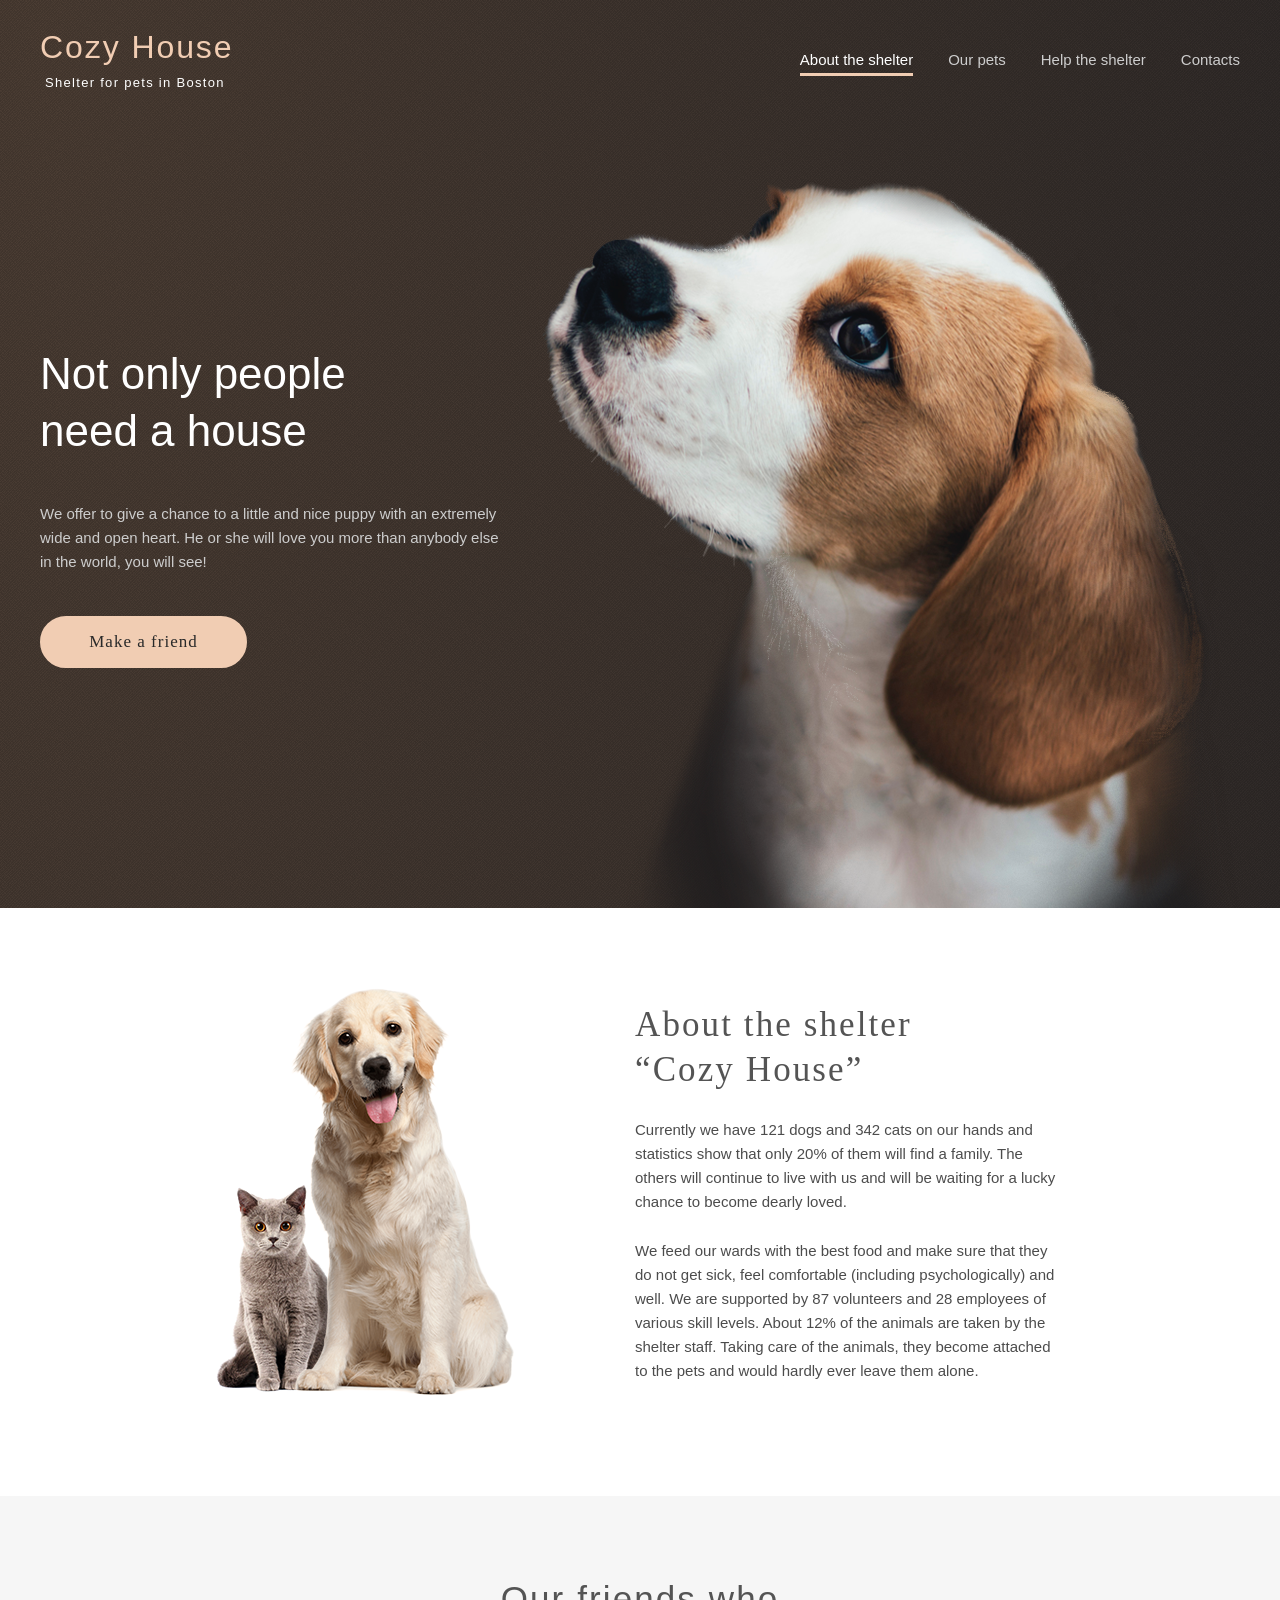
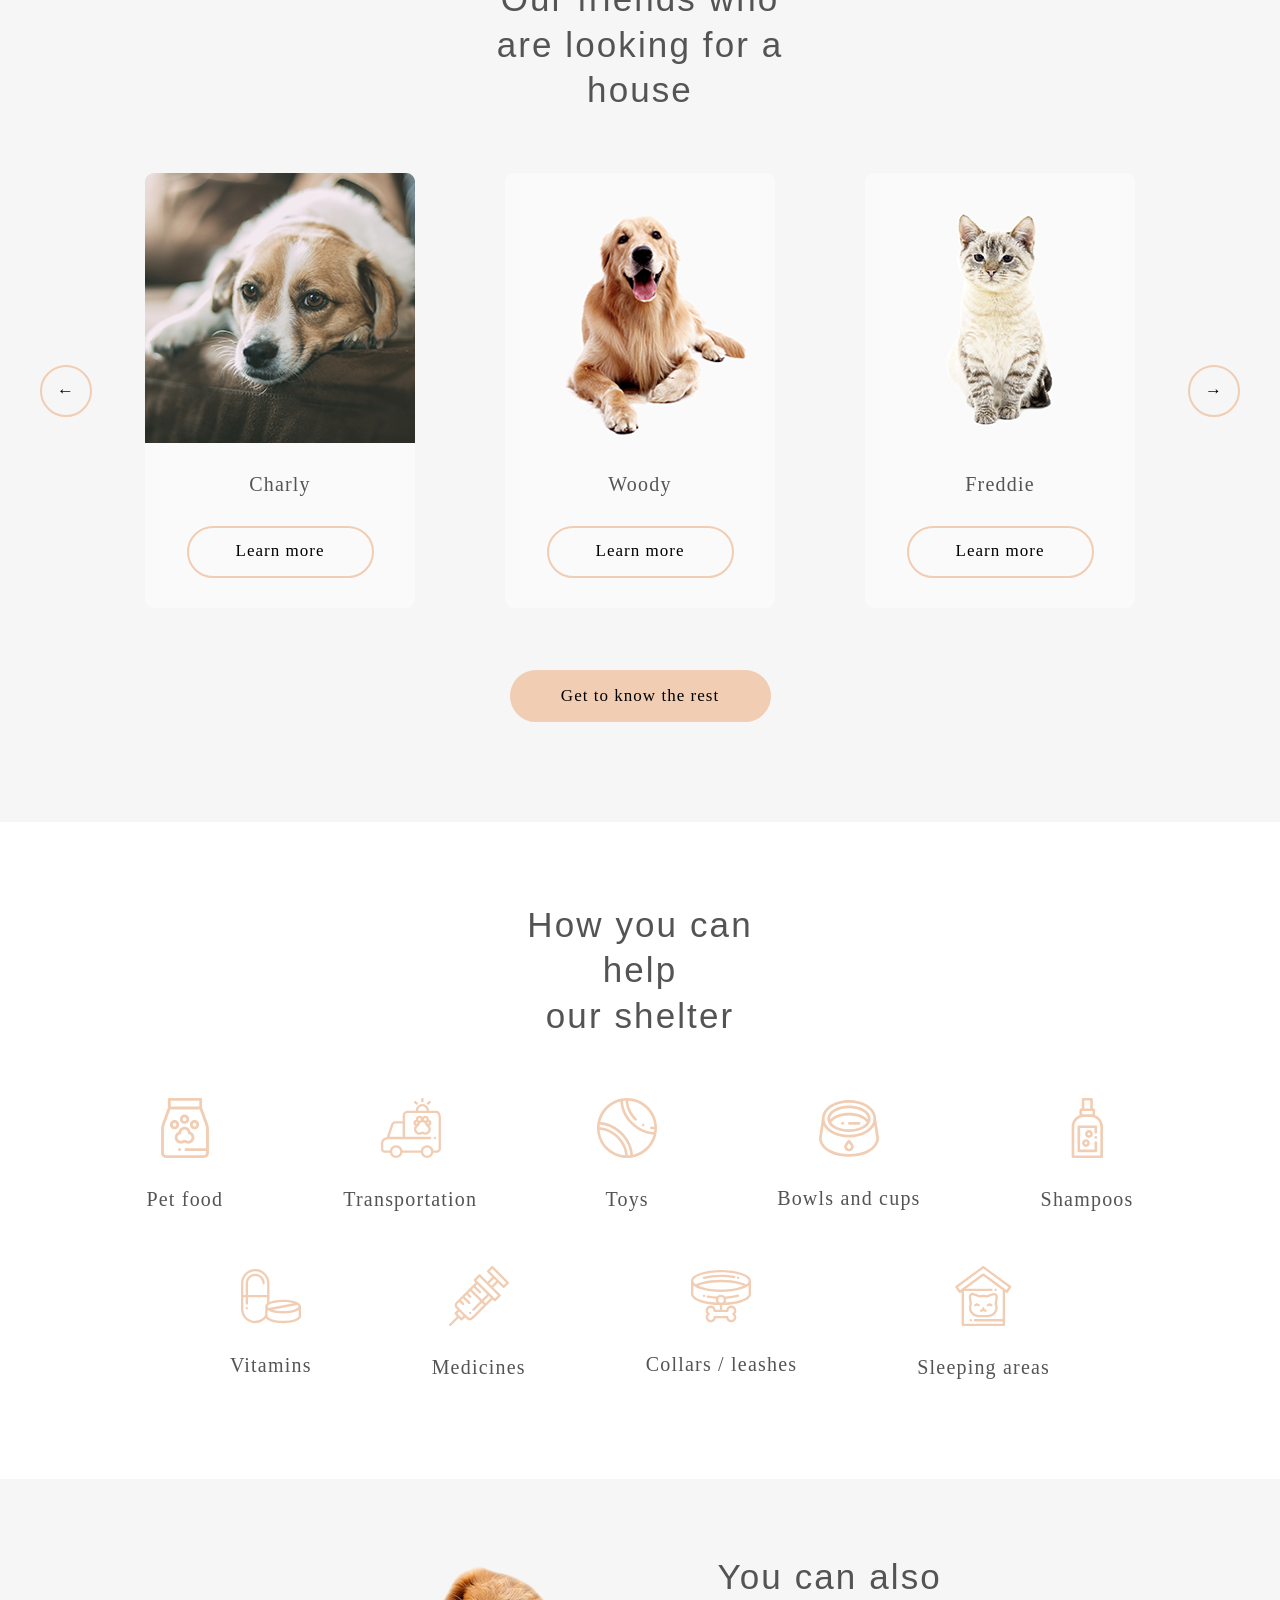
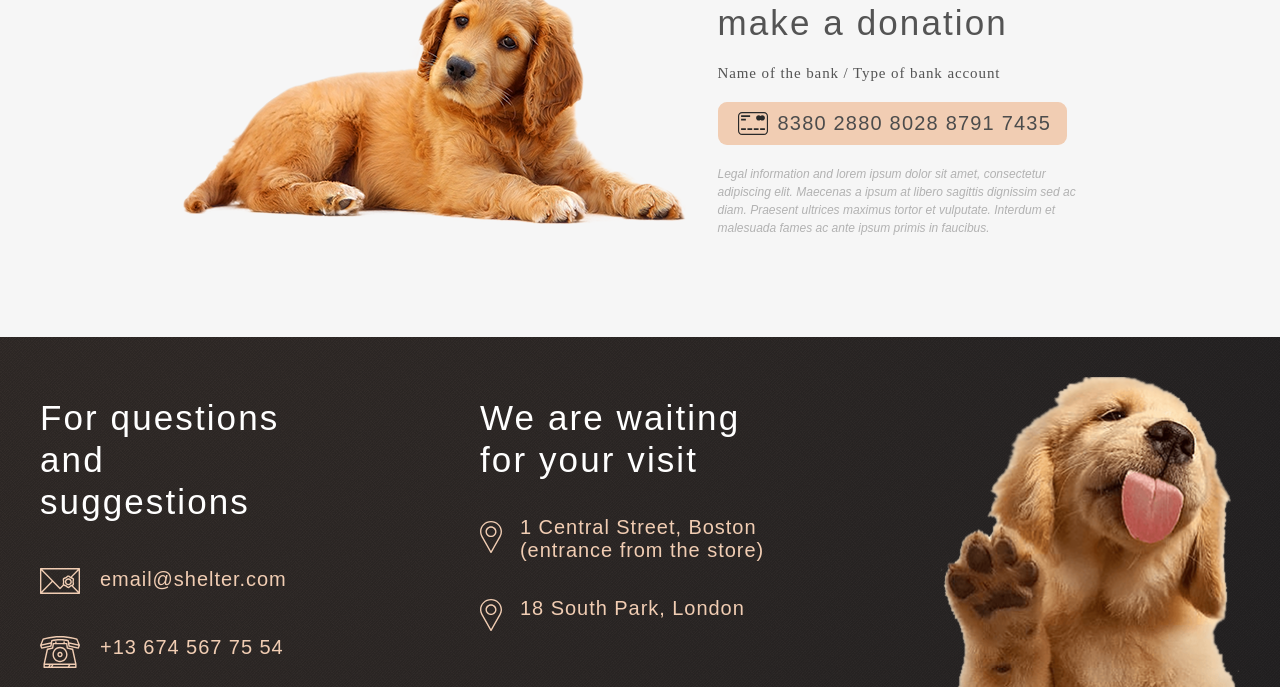
<file: index.html>
<!DOCTYPE html>
<html lang="en">
<head>
  <meta charset="UTF-8">
  <meta http-equiv="X-UA-Compatible" content="IE=edge">
  <meta name="viewport" content="width=device-width, initial-scale=1.0">
  <link rel="stylesheet" href="./styles.css">
  <link rel="icon" type="image/x-icon" href="./assets/favicon.ico">
  <title>Shelter</title>
</head>
<body>
  <div class="popup">
    <div class="popup-body wrapper">
      <button class="popup-close">&#10006;</button>
      <div class="popup-content">
        <div class="popup-item">        
          <!-- <img class="popup-item-image" src="./assets/images/pets-jennifer.png" alt="pets-jennifer"/>
          <div class="popup-content-text">
            <h2 class="popup-pet-name">Jennifer</h2>
            <p class="popup-pet-species">Dog - Labrador</p>
            <p class="popup-pet-description">Jennifer is a sweet 2 months old Labrador that is patiently waiting to find a new forever home. This girl really enjoys being able to go outside to run and play, but won't hesitate to play up a storm in the house if she has all of her favorite toys.</p>
            <ul class="popup-pet-specificity">
              <li class="popup-pet-spec"><span >Age: </span>2 months</li>
              <li class="popup-pet-spec"><span >Inoculations: </span>none</li>
              <li class="popup-pet-spec"><span >Diseases: </span>none</li>
              <li class="popup-pet-spec"><span >Parasites: </span>none</li>
            </ul>
          </div> -->
        </div>
      </div>
    </div>
  </div>
  <header class="header">
    <div class="header-content wrapper">
      <div class="header-logo">
        <a href="#">
          <h1>Cozy House</h1>
          <p>Shelter for pets in Boston</p>
        </a>
      </div>
      <div class="burger">
        <span></span>
        <!-- <svg class="burger-svg" width="30" height="22" viewBox="0 0 30 22" fill="none" xmlns="http://www.w3.org/2000/svg">
          <line y1="21" x2="30" y2="21" stroke="#F1CDB3" stroke-width="2"/>
          <line y1="11" x2="30" y2="11" stroke="#F1CDB3" stroke-width="2"/>
          <line y1="1" x2="30" y2="1" stroke="#F1CDB3" stroke-width="2"/>
        </svg> -->
      </div>
      <nav class="navigation">
        <ul class="navigation-list">
          <li class="navigation-item">
            <a class="navigation-link navigation-link-active">About the shelter</a>
          </li>
          <li class="navigation-item">
            <a class="navigation-link" href="./our-pets.html">Our pets</a>
          </li>
          <li class="navigation-item">
            <a class="navigation-link" href="#help">Help the shelter</a>
          </li>
          <li class="navigation-item">
            <a class="navigation-link" href="#contacts">Contacts</a>
          </li>
        </ul>
      </nav>
    </div>
  </header>
  <main>
    <section class="not-only">
      <div class="not-only-content wrapper">
        <div class="not-only-info">
          <h2 class="not-only-title">Not only people need a house</h2>
          <p class="not-only-text">We offer to give a chance to a little and nice puppy with an extremely wide and open heart. He or she will love you more than anybody else in the world, you will see!</p>
          <button class="not-only-button" onclick="location.href='#our-friends';">Make a friend</button>
        </div>
        <div class="not-only-image">
          <img src="./assets/images/start-screen-puppy.png" alt="puppy">
        </div>
      </div>
    </section>
    <section class="about">
      <div class="about-container wrapper">
        <img class="about-image" src="./assets/images/about-pets.png" alt="pets">
        <div class="about-info">
          <h2 class="about-title">About the shelter “Cozy House”</h2>
          <p class="about-text">Currently we have 121 dogs and 342 cats on our hands and statistics show that only 20% of them will find a family. The others will continue to live with us and will be waiting for a lucky chance to become dearly loved.</p>
          <p class="about-text">We feed our wards with the best food and make sure that they do not get sick, feel comfortable (including psychologically) and well. We are supported by 87 volunteers and 28 employees of various skill levels. About 12% of the animals are taken by the shelter staff. Taking care of the animals, they become attached to the pets and would hardly ever leave them alone.</p>
        </div>
      </div>
     
    </section>
    <section class="our-friends" id="our-friends">
      <div class="our-friends-container wrapper">
        <h2 class="our-friends-title">Our friends who <br>are looking for a house</h2>
        <div class="our-friends-carousel">
          <div class="carousel-wrapper">
            <ul class="our-friends-list previous-slider">
              <li class="our-friends-card">
                <img class="our-friends-card-image" src="./assets/images/pets-katrine.png" alt="friends">
                <h3 class="our-friends-card-title">Katrine</h3>
                <button class="our-friends-card-button">Learn more</button>
              </li>
              <li class="our-friends-card">
                <img class="our-friends-card-image" src="./assets/images/pets-jennifer.png" alt="friends">
                <h3 class="our-friends-card-title">Jennifer</h3>
                <button class="our-friends-card-button">Learn more</button>
              </li>
              <li class="our-friends-card">
                <img class="our-friends-card-image" src="./assets/images/pets-woody.png" alt="friends">
                <h3 class="our-friends-card-title">Woody</h3>
                <button class="our-friends-card-button">Learn more</button>
              </li>
            </ul>
            <ul class="our-friends-list current-slider">
              <li class="our-friends-card">
                <img class="our-friends-card-image" src="./assets/images/pets-katrine.png" alt="friends">
                <h3 class="our-friends-card-title">Katrine</h3>
                <button class="our-friends-card-button">Learn more</button>
              </li>
              <li class="our-friends-card">
                <img class="our-friends-card-image" src="./assets/images/pets-jennifer.png" alt="friends">
                <h3 class="our-friends-card-title">Jennifer</h3>
                <button class="our-friends-card-button">Learn more</button>
              </li>
              <li class="our-friends-card">
                <img class="our-friends-card-image" src="./assets/images/pets-woody.png" alt="friends">
                <h3 class="our-friends-card-title">Woody</h3>
                <button class="our-friends-card-button">Learn more</button>
              </li>
            </ul>
            <ul class="our-friends-list next-slider">
              <li class="our-friends-card">
                <img class="our-friends-card-image" src="./assets/images/pets-katrine.png" alt="friends">
                <h3 class="our-friends-card-title">Katrine</h3>
                <button class="our-friends-card-button">Learn more</button>
              </li>
              <li class="our-friends-card">
                <img class="our-friends-card-image" src="./assets/images/pets-jennifer.png" alt="friends">
                <h3 class="our-friends-card-title">Jennifer</h3>
                <button class="our-friends-card-button">Learn more</button>
              </li>
              <li class="our-friends-card">
                <img class="our-friends-card-image" src="./assets/images/pets-woody.png" alt="friends">
                <h3 class="our-friends-card-title">Woody</h3>
                <button class="our-friends-card-button">Learn more</button>
              </li>
            </ul>
          </div>
         
          <!-- <div class="our-friends-card-buttons">

          </div> -->
          <button class="card-button-left">&larr;</button>
          <button class="card-button-right">&rarr;</button>
        </div>
        
        <button class="our-friends-button" onclick="location.href='./our-pets.html';" >Get to know the rest</button>
      </div>

    </section>
    <section class="help" id="help">
      <div class="help-container wrapper">
        <h2 class="help-title">How you can  help <br> our shelter</h2>
        <div class="help-icon-list">
          <div class="help-icon-item">
            <img src="./assets/svg/food.svg" alt="food" class="help-icon-image">
            <h4 class="help-icon-title">Pet food</h4>
          </div>
          <div class="help-icon-item">
            <img src="./assets/svg/transportation.svg" alt="Transportation" class="help-icon-image">
            <h4 class="help-icon-title">Transportation</h4>
          </div>
          <div class="help-icon-item">
            <img src="./assets/svg/toys.svg" alt="Toys" class="help-icon-image">
            <h4 class="help-icon-title">Toys</h4>
          </div>
          <div class="help-icon-item">
            <img src="./assets/svg/bowls-and-cups.svg" alt="Bowls and cups" class="help-icon-image">
            <h4 class="help-icon-title">Bowls and cups</h4>
          </div>
          <div class="help-icon-item">
            <img src="./assets/svg/shampoos.svg" alt="Shampoos" class="help-icon-image">
            <h4 class="help-icon-title">Shampoos</h4>
          </div>
          <div class="help-icon-item">
            <img src="./assets/svg/vitamins.svg" alt="Vitamins" class="help-icon-image">
            <h4 class="help-icon-title">Vitamins</h4>
          </div>
          <div class="help-icon-item">
            <img src="./assets/svg/medicines.svg" alt="Medicines" class="help-icon-image">
            <h4 class="help-icon-title">Medicines</h4>
          </div>
          <div class="help-icon-item">
            <img src="./assets/svg/collars-or-leashes.svg" alt="Collars / leashes" class="help-icon-image">
            <h4 class="help-icon-title">Collars / leashes</h4>
          </div>
          <div class="help-icon-item">
            <img src="./assets/svg/sleeping-area.svg" alt="Sleeping areas" class="help-icon-image">
            <h4 class="help-icon-title">Sleeping areas</h4>
          </div>
        </div>
        </div>
    </section>
    <section class="in-addition">
      <div class="in-addition-container wrapper">
        <img src="./assets/images/donation-dog.png" alt="donation" class="in-addition-image">
        <div class="in-addition-article">
          <h3 class="in-addition-title">You can also make a donation</h3>
          <p class="in-addition-text">Name of the bank / Type of bank account</p>
          <a class="in-addition-card-number" href="#">8380 2880 8028 8791 7435</a>
          <p class="in-addition-copyrights">Legal information and lorem ipsum dolor sit amet, consectetur adipiscing elit. Maecenas a ipsum at libero sagittis dignissim sed ac diam. Praesent ultrices maximus tortor et vulputate. Interdum et malesuada fames ac ante ipsum primis in faucibus.</p>
        </div>
      </div>
    </section>
  </main>

  <footer class="footer" id="contacts">
    <div class="footer-container wrapper">
      <article class="questions">
        <h2 class="questions-title">For questions and suggestions</h2>
        <!-- <address class="questions-contacts"> -->
          <a class="questions-email" href="mailto:email@shelter.com">email@shelter.com</a>
          <a  class="questions-telephone" href="tel:+136745677554">+13 674 567 75 54</a>
        <!-- </address> -->
      </article>
      <article class="visit">
        <h2 class="visit-title">We are waiting for your visit</h2>
        <!-- <address class="visit-location"> -->
          <a class="visit-location-address" href="https://www.google.com/maps/search/%D0%A2%D0%B0%D1%80%D0%BA%D0%B81+Central+Street,+Boston/@55.7758598,37.6750525,17z/data=!3m1!4b1">1 Central Street, Boston (entrance from the store)</a>
          <a class="visit-location-address" href="https://www.google.com/maps/search/18+South+Park,+London/@51.4889578,-0.2429427,11z/data=!3m1!4b1">18 South Park, London </a>
        <!-- </address> -->
      </article>
      <img class="footer-image" src="./assets/images/footer-puppy.png" alt="puppy">
    </div>
  </footer>
  <script src="./script.js" ></script>
</body>
</html>
</file>
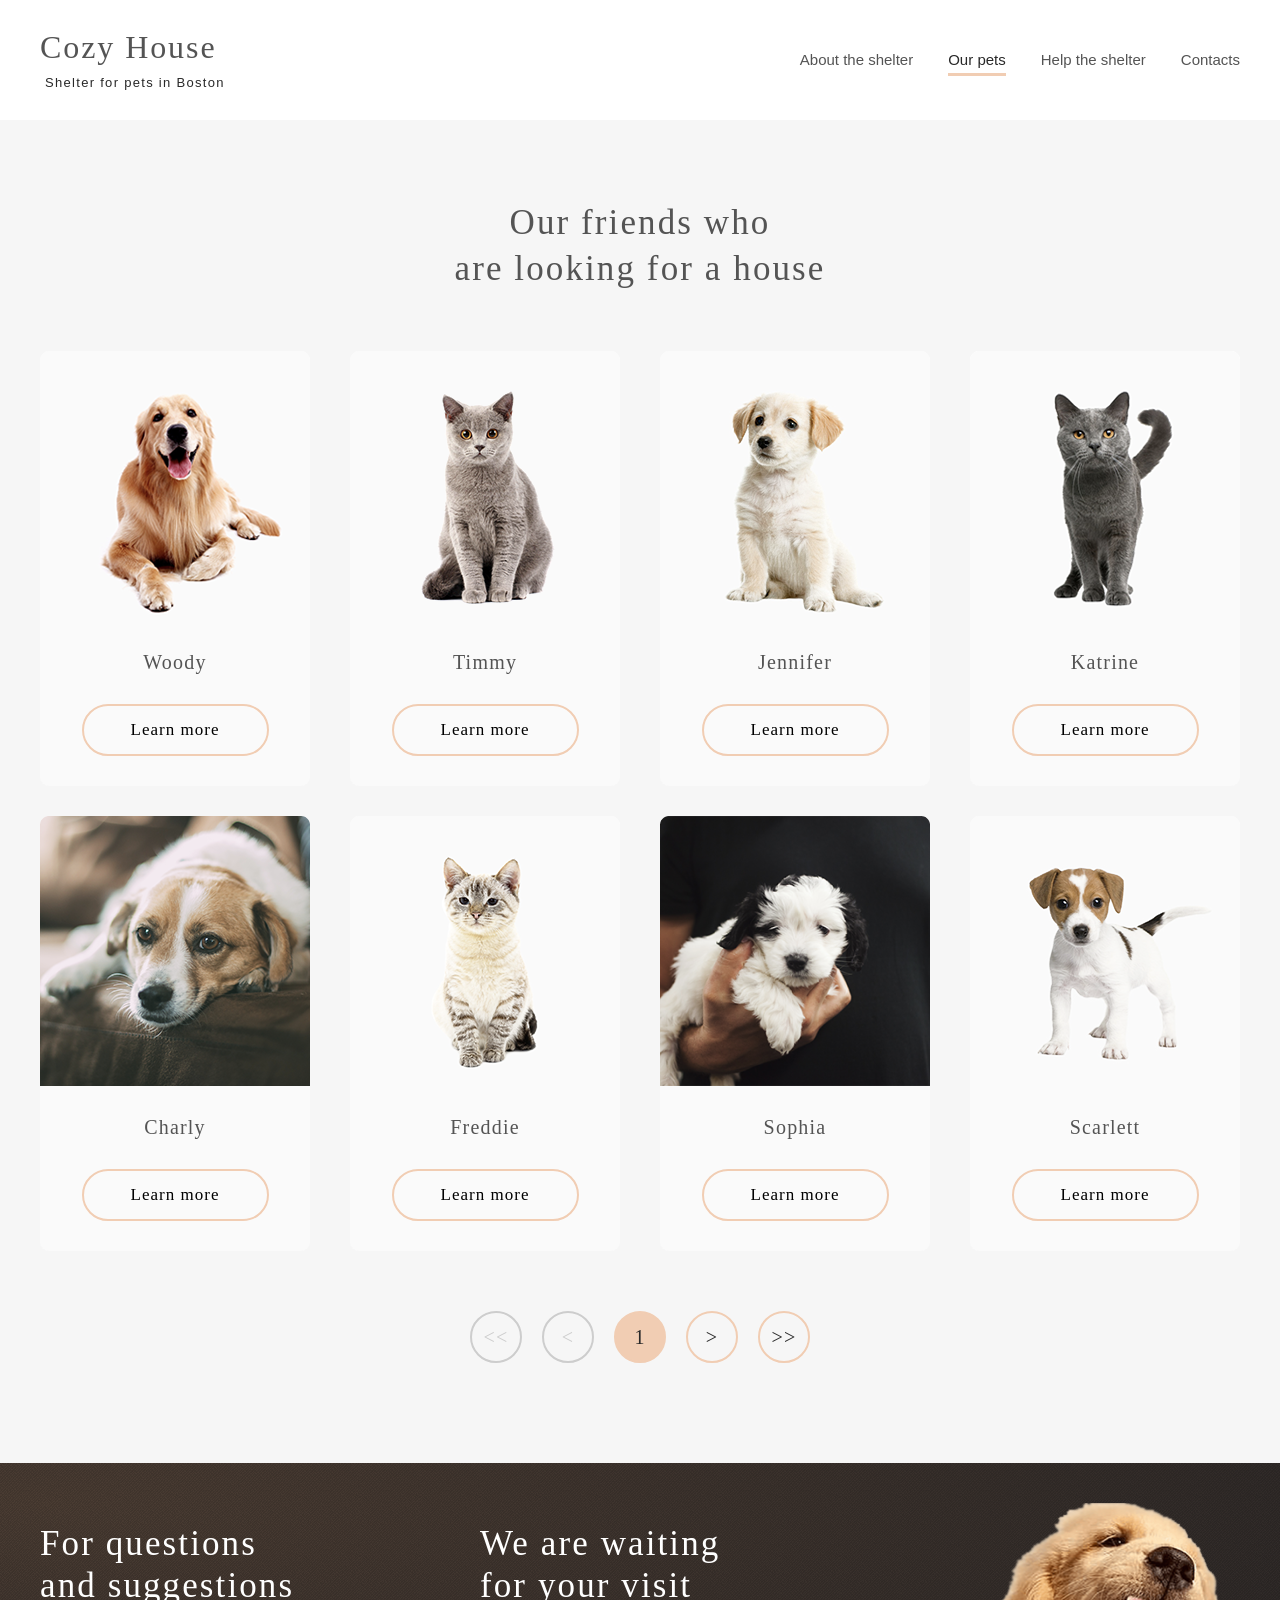
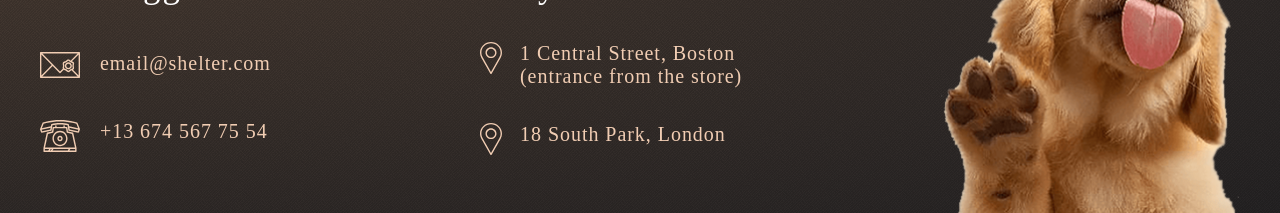
<file: our-pets.html>
<!DOCTYPE html>
<html lang="en">
<head>
  <meta charset="UTF-8">
  <meta http-equiv="X-UA-Compatible" content="IE=edge">
  <meta name="viewport" content="width=device-width, initial-scale=1.0">
  <link rel="stylesheet" href="./our-pets.css">
  <link rel="icon" type="image/x-icon" href="./assets/favicon.ico">
  <title>Our pets</title>
</head>
<body>
  <div class="popup">
    <div class="popup-body wrapper">
      <button class="popup-close">&#10006;</button>
      <div class="popup-content">
        <div class="popup-item">        
          <!-- <img class="popup-item-image" src="./assets/images/pets-jennifer.png" alt="pets-jennifer"/>
          <div class="popup-content-text">
            <h2 class="popup-pet-name">Jennifer</h2>
            <p class="popup-pet-species">Dog - Labrador</p>
            <p class="popup-pet-description">Jennifer is a sweet 2 months old Labrador that is patiently waiting to find a new forever home. This girl really enjoys being able to go outside to run and play, but won't hesitate to play up a storm in the house if she has all of her favorite toys.</p>
            <ul class="popup-pet-specificity">
              <li class="popup-pet-spec"><span >Age: </span>2 months</li>
              <li class="popup-pet-spec"><span >Inoculations: </span>none</li>
              <li class="popup-pet-spec"><span >Diseases: </span>none</li>
              <li class="popup-pet-spec"><span >Parasites: </span>none</li>
            </ul>
          </div> -->
        </div>
      </div>
    </div>
  </div>
  <header class="header">
    <div class="header-content wrapper">
      <div class="header-logo">
        <a href="./index.html">
          <h1 class="logo-title">Cozy House</h1>
          <p class="logo-description">Shelter for pets in Boston</p>
        </a>
      </div>
      <div class="burger">
        <span></span>
        <!-- <svg width="30" height="22" viewBox="0 0 30 22" fill="none" xmlns="http://www.w3.org/2000/svg">
          <line y1="21" x2="30" y2="21" stroke="black" stroke-width="2"/>
          <line y1="11" x2="30" y2="11" stroke="black" stroke-width="2"/>
          <line y1="1" x2="30" y2="1" stroke="black" stroke-width="2"/>
          </svg> -->
      </div>
      <nav class="navigation">
        <ul class="navigation-list">
          <li class="navigation-item">
            <a class="navigation-link" href="./index.html">About the shelter</a>
          </li>
          <li class="navigation-item">
            <a class="navigation-link navigation-link-active">Our pets</a>
          </li>
          <li class="navigation-item">
            <a class="navigation-link" href="./index.html#help">Help the shelter</a>
          </li>
          <li class="navigation-item">
            <a class="navigation-link" href="#contacts">Contacts</a>
          </li>
        </ul>
      </nav>
    </div>
  </header>
  <main>
    <section class="our-pets">
      <div class="our-pets-container wrapper">
        <h2 class="our-pets-title">Our friends who <br> are looking for a house</h2>
        <div class="our-pets-paginator">
          <ul class="our-pets-list current-paginator-list">
            <!-- <li class="our-pets-card">
              <img src="./assets/images/pets-katrine.png" alt="pets-katrine" class="our-pets-card-image">
              <h3 class="our-pets-card-title">Katrine</h3>
              <button class="our-pets-card-button">Learn more</button>
            </li>
            <li class="our-pets-card">
              <img src="./assets/images/pets-jennifer.png" alt="pets-jennifer" class="our-pets-card-image">
              <h3 class="our-pets-card-title">Jennifer</h3>
              <button class="our-pets-card-button">Learn more</button>
            </li>
            <li class="our-pets-card">
              <img src="./assets/images/pets-woody.png" alt="pets-woody" class="our-pets-card-image">
              <h3 class="our-pets-card-title">Woody</h3>
              <button class="our-pets-card-button">Learn more</button>
            </li>
            <li class="our-pets-card">
              <img src="./assets/images/pets-sophia.png" alt="pets-sophia" class="our-pets-card-image">
              <h3 class="our-pets-card-title">Sophia</h3>
              <button class="our-pets-card-button">Learn more</button>
            </li>
            <li class="our-pets-card">
              <img src="./assets/images/pets-timmy.png" alt="pets-timmy" class="our-pets-card-image">
              <h3 class="our-pets-card-title">Timmy</h3>
              <button class="our-pets-card-button">Learn more</button>
            </li>
            <li class="our-pets-card">
              <img src="./assets/images/pets-charly.png" alt="pets-charly" class="our-pets-card-image">
              <h3 class="our-pets-card-title">Charly</h3>
              <button class="our-pets-card-button">Learn more</button>
            </li>
            <li class="our-pets-card no-in-view">
              <img src="./assets/images/pets-scarlett.png" alt="pets-scarlett" class="our-pets-card-image">
              <h3 class="our-pets-card-title">Scarlett</h3>
              <button class="our-pets-card-button">Learn more</button>
            </li>
            <li class="our-pets-card no-in-view">
              <img src="./assets/images/pets-freddie.png" alt="pets-freddie" class="our-pets-card-image">
              <h3 class="our-pets-card-title">Freddie</h3>
              <button class="our-pets-card-button">Learn more</button>
            </li> -->
          </ul>
          <div class="paginator-buttons">
            <button class="paginator-button-start button-disabled"></button>
            <button class="paginator-button-previous button-disabled"></button>
            <button class="paginator-button-page current-page">1</button>
            <button class="paginator-button-next"></button>
            <button class="paginator-button-end"></button>
          </div>
        </div>
      </div>
    </section>
  </main>
  <footer class="footer" id="contacts">
    <div class="footer-container wrapper">
      <article class="questions">
        <h2 class="questions-title">For questions and suggestions</h2>
          <a class="questions-email" href="mailto:email@shelter.com">email@shelter.com</a>
          <a  class="questions-telephone" href="tel:+136745677554">+13 674 567 75 54</a>
      </article>
      <article class="visit">
        <h2 class="visit-title">We are waiting for your visit</h2>
        <a class="visit-location-address" href="https://www.google.com/maps/search/%D0%A2%D0%B0%D1%80%D0%BA%D0%B81+Central+Street,+Boston/@55.7758598,37.6750525,17z/data=!3m1!4b1">1 Central Street, Boston (entrance from the store)</a>
        <a class="visit-location-address" href="https://www.google.com/maps/search/18+South+Park,+London/@51.4889578,-0.2429427,11z/data=!3m1!4b1">18 South Park, London </a>
      </article>
      <img class="footer-image" src="./assets/images/footer-puppy.png" alt="puppy">
    </div>
  </footer>
  <script src="./ourPets.js" ></script>
</body>
</html>
</file>
<file: styles.css>
@import "default.css";

body {
  margin: 0;
  color: #fff;
  font-family: "Georgia",sans-serif;
  background: url("./assets/images/noise_transparent.png"), radial-gradient( farthest-corner at 40px 40px,#5B483A -40%, #262425 100%);
  /* background: radial-gradient( to bottom right,#5B483A -40%, #262425 100%), url("./assets/images/noise_transparent.png"); */
  /* background: radial-gradient(farthest-corner at 40px 40px,rgba(91, 72, 58, 1), rgba(38, 36, 37, 1)), url("./assets/images/noise_transparent.png"); */
  /* background-image: linear-gradient(rgba(0, 0, 255, 0.5), rgba(255, 255, 0, 0.5)),url("./assets/images/noise_transparent.png"); */
  /* background: #5B483A;
  background: linear-gradient(to bottom right, rgba(91, 72, 58, 0.5), rgba(38, 36, 37, 0.5));
  background-image: url("./assets/images/noise_transparent.png"); */
  /* background: linear-gradient(to bottom right, #5B483A, #262425); */

}

.body-scroll-disable {
  width: 100%;
  height: 100;
  overflow: hidden;
}
.wrapper {
  max-width: 1200px;
  margin: 0 auto;
}

.popup {
position: fixed;
left: 0;
top: 0;
width: 100%;
height: 100%;
display: flex;
justify-content: center;
align-items: center;
background-color: rgba(41, 41, 41, 0);
z-index: 10;
opacity: 0;
visibility: hidden;
transition: all linear 0.4s;
}

.popup-show {
  opacity: 1;
  visibility: visible;
  background-color: rgba(41, 41, 41, 0.6);
}

.popup-body {
  text-align: right;
}

.popup-close {
  position: relative;
  left: 50px;
  width: 52px;
  height: 52px;
  color: #000;
  font-size: 12px;
  font-weight: 700px;
}

.popup-close:hover {
  background-color: var(--color-primary);
}

.overlay {
  position: absolute;
  left: 0;
  top: 0;
  width: 100%;
  height: 100%;
  background-color: #000;
  opacity: 0.6;
}

.popup-content {
  width: 900px;
  height: 500px;
  overflow: hidden;
  background-color: #FAFAFA;
  border-radius: 9px;
  color: #000000;
  text-align: start;
  font-family: 'Georgia';
  font-style: normal;
  font-weight: 400;
  font-size: 15px;
  line-height: 1.1;
  letter-spacing: 0.06em;
}

.popup-item {
  display: flex;
  justify-content: space-between;
  /* align-items: center; */
}

.popup-item-image {
  width: 500px;
  height: 500px;
}

.popup-content-text {
  padding: 50px 20px 50px 30px;
  max-width: 400px;
}

.popup-pet-name {
  font-weight: 400;
  font-size: 35px;
  line-height: 1.3;
  margin-bottom: 10px;
}

.popup-pet-description {
  margin-bottom: 40px;
}

.popup-pet-species {
  font-size: 20px;
  line-height: 1.15;
  margin-bottom: 40px;
}

.popup-pet-specificity {
  padding-left: 12px !important;
}

.popup-pet-spec {
  position: relative;
  margin-bottom: 12px;
  /* list-style: circle; */
}

.popup-pet-spec::before {
  position: absolute;
  content: '';
  left: -10px;
  top: 40%;
  width: 4px;
  height: 4px;
  border-radius: 50%;
  background-color: var(--color-primary);
}

.popup-pet-spec span {
  font-weight: 700;
}

.header {
  padding-top: 30px;
  /* background: radial-gradient(#5B483A 100%, #262425 100%); */
  /* background-image: url("./assets/images/noise_transparent.png"); */
}

.header-content {
  display: flex;
  justify-content: space-between;
  align-items: center;
}

.header-logo h1{
  color: var(--color-primary);
  font-size: 32px;
  line-height: 1.1;
  margin-bottom: 10px;
  letter-spacing: 0.06em;
}

.header-logo p{
  font-family: "Arial",sans-serif;
  padding-left: 5px;
  font-size: 13px;
  line-height: 15px;
  letter-spacing: 0.1em;
}

.burger {
  display: none;
  position: relative;
  padding: 10px 0;
  width: 30px;
  height: 22px;
  /* background-color: var(--color-primary); */
  transition: all linear 0.3s;
} 

.burger span,.burger span::before, .burger span::after {
  content: " ";
  display: block;
  position: absolute;
  width: 100%;
  height: 2px;
  background-color: var(--color-primary);
}

.burger span::before {
  top: -10px;
}

.burger span::after{
  bottom: -10px;
}

.navigation-list {
  display: flex;
  gap: 10px 35px;
  font-family: "Arial",sans-serif;
  color: #CDCDCD;
}

.navigation-item {
  position: relative;
  cursor: pointer;
  font-size: 15px;
  font-style: normal;
  font-weight: 400;
  line-height: 1.6;
}

.navigation-link {
  padding-bottom: 5px;
  border-bottom: 3px solid transparent;
  transition: all linear 0.3s;
  color: #CDCDCD;
}

.navigation-link:hover {
  border-color: var(--color-primary);
  color: #fff;
}

.navigation-link-active {
  border-bottom: 3px solid var(--color-primary);
  color: #fff;
}

/* .navigation-link::after {
  opacity: 0;
  content: " ";
  position: absolute;
  left: 0;
  bottom: -5px;
  width: 100%;
  height: 3px;
  background-color: var(--color-primary);
  transition: all linear 0.3s;
} */

/* .navigation-item:hover .navigation-link::after {
  opacity: 1;
} */

/* .navigation-link-active::after {
  content: " ";
  opacity: 1;
  position: absolute;
  left: 0;
  bottom: -5px;
  width: 100%;
  height: 3px;
  background-color: var(--color-primary);
 } */

.not-only {
  /* background: radial-gradient(#5B483A 100%, #262425 100%); */
  padding-top: 90px;
  /* background-image: url("./assets/images/noise_transparent.png"); */
}

.not-only-content {
  display: flex;
  justify-content: space-between;
}

.not-only-info{
  display: flex;
  flex-direction: column;
  /* justify-content: center; */
  margin-top: 165px;
  row-gap: 42px;
}

.not-only-title {
  max-width: 310px;
  font-size: 44px;
  line-height: 1.3;
  font-weight: 400;
}

.not-only-text {
  max-width: 460px;
  font-size: 15px;
  line-height: 1.6;
  font-family: 'Arial';
  font-style: normal;
  font-weight: 400;
  color: #CDCDCD;
}


.not-only-button {
  width: 207px;
  height: 52px;
  background-color: var(--color-primary);
  border-radius: var(--button-border-radius);
  color: #292929;
  font-size: 17px;
  line-height: 22px;
}

.not-only-button:hover {
  background-color: var(--color-highligh-button);
}

.not-only-image {
  max-width: 698px;
  max-height: 728px;
}

.not-only-image img {
  width: 100%;
  height: 100%;
}

.about {
  padding-top: 80px;
  background-color: #fff;
  padding-bottom: 100px;
}

.about-container {
  display: flex;
  justify-content: center;
  align-items: center;
  padding: 0 40px;
  /* column-gap: 120px; */
  color: var(--color-dark-text);
}

.about-image {
  display: block;
}

.about-info {
  display: flex;
  max-width: 430px;
  flex-direction: column;
  /* margin-top: 15px; */
  margin-left: 120px;
  row-gap: 25px;
}

.about-title {
  max-width: 370px;
  color: var(--color-dark-title);
  font-family: 'Georgia';
  font-weight: 400;
  font-size: 35px;
  line-height: 1.3;
  letter-spacing: 0.06em;
}

.about-text {
  font-family: "Arial", sans-serif;
  font-weight: 400;
  font-size: 15px;
  line-height: 1.6;
}

.our-friends {
  padding-top: 80px;
  padding-bottom: 100px;
  background-color: #F6F6F6;
}

.our-friends-container {
  display: flex;
  flex-direction: column;
  align-items: center;
  /* width: 100%; */
  row-gap: 60px;
  flex: 1 1 auto;
  color: var(--color-dark-title)
}

.our-friends-title {
  max-width: 400px;
  font-size: 35px;
  text-align: center;
  line-height: 1.3;
  letter-spacing: 0.06em;
}

.our-friends-carousel {
  position: relative;
  padding: 0 105px;
  max-width: 1200px;
  width: 100%;
  height: 100%;
  overflow-x: hidden;
}

.carousel-wrapper {
  position: relative;
  display: flex;
  column-gap: 50px;
  width: 100%;
  /* padding: 0 5px; */
  /* padding: 0 105px; */
  overflow: hidden;
}

.our-friends-list {
  position: relative;
  display: flex;
  left:0;
  /* overflow-x: hidden; */
  /* margin: 0 auto; */
  /* justify-content: center; */
    justify-content: space-between;
    flex: 1 1 auto;
    font-size: 0px;
    width: 100%;
    height: 437px;
    /* max-width: 990px; */
    /* max-width: 1200px;
    width: 100%; */
    /* padding: 0 105px; */
  /* width: 82%; */
  /* flex-wrap: wrap; */
  /* column-gap: 90px; */
   /* column-gap: 10%; */
   /* transform: translate(0); */
   transition: all linear 0.5s;
}

.previous-slider {
  position: absolute;
  transform: translate(-110%);
}


.next-slider {
  position: absolute;
  transform: translate(110%);
}

/* .our-friends-list::after {
  content: "";
  background-color: #F6F6F6;
  position: absolute;
  right: -70px;
  top: 0;
  height: 100%;
  width: 50px;
  z-index: 5;
} */

.our-friends-card {
  display: flex;
  flex-direction: column;
  /* max-width: 270px; */
  /* width: 100%; */
  /* margin-right: 90px; */
  width: 270px;
  max-height: 435px;
  padding-bottom: 30px;
  row-gap: 30px;
  border-radius: 9px;
  align-items: center;
  background: #FAFAFA;
  cursor: pointer;
  transition: all linear 0.3s;
}

/* .our-friends-card:nth-child(3n) {
  margin-right: 140px;
} */
.our-friends-card-image {
  /* width: 100%; */
}

.our-friends-card-buttons {
  position: absolute;
  display: flex;
  justify-content: space-between;
  /* max-width: 1200px; */
  /* width: auto; */
  width: 121%;
  top: 44%;
}

.card-button-left ,.card-button-right{
  /* position: relative; */
  position: absolute;
  width: 52px;
  height: 52px;
  top: 44%;
  border-radius: 100px;
  border: 2px solid var(--color-primary);
  cursor: pointer;
  transition: all linear 0.3s;
}

.card-button-left {
  left: 0;
  /* margin-right: auto ; */
}

.card-button-right{
  right: 0;
  /* margin-left: auto ; */
}

.card-button-left:hover ,.card-button-right:hover {
  background-color: var(--color-highligh-button);
  border-color: var(--color-highligh-button);
}

.our-friends-card:hover  {
  background: #fff;
  transform: scale(1.01,1.01);
}

.our-friends-card:hover button {
  background-color: var(--color-highligh-button);
  border-color: var(--color-highligh-button);
}

.our-friends-card-title {
  font-family: 'Georgia';
  font-weight: 400;
  font-size: 20px;
  line-height: 23px;
  text-align: center;
  letter-spacing: 0.06em;
}

.our-friends-card-button {
  width: 187px;
  height: 52px;
  font-size: 17px;
  line-height: 1.2;
}

.our-friends-card-button:hover {
  background-color: var(--color-highligh-button);
  border-color: var(--color-highligh-button);
}

.our-friends-button {
  width: 261px;
  height: 52px;
  background-color: var(--color-primary);
}

.our-friends-button:hover {
  background-color: var(--color-highligh-button);
  border-color: var(--color-highligh-button);
}

.help {
  padding: 80px 0 100px 0;
  background-color: #fff;
}

.help-container {
  display: flex;
  flex-direction: column;
  align-items: center;
  row-gap: 60px;
  color: var(--color-dark-title);
}

.help-title {
  max-width: 310px;
  text-align: center;
  font-size: 35px;
  letter-spacing: 0.06em;
  line-height: 1.3;
}


.help-icon-list {
  display: flex;
  justify-content: center;
  align-items: center;
  flex-wrap: wrap;
  padding-left: 85px;
  padding-right: 85px;
  column-gap: 120px;
  row-gap: 55px;
}

.help-icon-item {
  display: flex;
  flex-direction: column;
  align-items: center;
  row-gap: 30px;
}

.help-icon-title {
  font-family: 'Georgia';
  font-weight: 400;
  font-size: 20px;
  line-height: 1.15;
  letter-spacing: 0.06em;
}

.in-addition {
  background-color: #f6f6f6;
  padding: 75px 0 100px 0;
}

.in-addition-container {
  display: flex;
  justify-content: center;
  align-items: center;
  column-gap: 30px;
  color: var(--color-dark-title);
}

.in-addition-article {
  display: flex;
  flex-direction: column;
  align-items: start;
  row-gap: 20px;
}

.in-addition-title {
  max-width: 300px;
  font-size: 35px;
  line-height: 1.3;
  letter-spacing: 0.06em;
}

.in-addition-text {
  max-width: 320px;
  font-family: 'Georgia';
  font-style: normal;
  font-weight: 400;
  font-size: 15px;
  line-height: 1.1;
  letter-spacing: 0.06em;
}

.in-addition-card-number {
  display: block;
  position: relative;
  padding: 10px 10px 10px 60px;
  width: 349px;
  height: 43px;
  border-radius: 9px;
  font-size: 20px;
  line-height: 1.15;
  letter-spacing: 0.06em;
  color: var(--color-dark-text);
  background-color: var(--color-primary);
  transition: all linear 0.3s;
}

.in-addition-card-number:hover {
  background-color: var(--color-highligh-button);
}

.in-addition-card-number::before {
  position: absolute;
  content:  url("./assets/svg/credit-card.svg");
  top: 10px;
  left: 20px
}

.in-addition-copyrights {
  max-width: 380px;
  color: #B2B2B2;
  font-family: 'Arial';
  font-style: italic;
  font-weight: 400;
  font-size: 12px;
  line-height: 18px;
}

.footer {
  padding-top: 40px;
  /* background-image: url("./assets/images/noise_transparent.png"); */
}

.footer-container {
  display: flex;
  justify-content: space-between;
  align-items: start;
}

.footer-container h2{
  max-width: 280px;
  font-size: 35px;
  line-height: 1.2;
  letter-spacing: 0.06em;
}

.footer-container a {
  display: block;
  position: relative;
  padding-left: 60px;
  font-size: 20px;
  /* line-height: 1.15; */
  color: var(--color-primary);
  cursor: pointer;
  transition: all linear 0.3s;
}

.footer-container a:hover {
  filter: brightness(1.2);
}

.questions, .visit {
  display: flex;
  flex-direction: column;
  padding-top: 20px;
  row-gap: 35px;
  max-width: 300px;
  letter-spacing: 0.06em;
}

.questions {
  row-gap: 45px;
}

/* .visit {
  margin-left: 160px;
} */

/* .questions-title, .visit-title {
  line-height: 1.3;
} */

.questions-email::before {
  position: absolute;
  content: url("./assets/svg/mail.svg");
  top: 0px;
  left: 0px;
}

.questions-telephone::before {
  position: absolute;
  content: url("./assets/svg/phone.svg");
  top: 0px;
  left: 0px;
}

.visit a {
  padding-left: 40px;
}

.visit-location-address::before {
  position: absolute;
  content: url("./assets/svg/pin.svg");
  top: 12%;
  left: 0px;
}

@media screen and (max-width: 1079px) {
  .popup-content {
    width: 630px;
    height: 350px;
  }

  .popup-item-image {
    width: 350px;
    height: 350px;
  }

  .popup-content-text {
    max-width: 310px;
    padding: 10px 11px 38px 11px;
  }

  .popup-pet-species {
    margin-bottom: 20px;
  }

  .popup-pet-description {
    font-size: 13px;
    margin-bottom: 20px;
  }

  .popup-pet-spec {
    margin-bottom: 6px;
  }

  .about-container, .in-addition-container {
    flex-direction: column;
    align-items: center;
  }

  .our-friends-carousel {
    padding: 0 64px;
    overflow-x: hidden;
    max-width: 708px;
  }

  .our-friends-list {
    /* width: 580px; */
    /* overflow-x: hidden; */
    justify-content: start;
    column-gap: 40px;
    /* max-width: 992px; */
    /* padding: 0 94px; */
    /* overflow-x: auto; */
    /* column-gap: 40px; */
  }

  .our-friends-card {
    /* margin: 0 5px; */
  } 

  /* .our-friends-card:nth-child(2n){
    margin-right: 90px;
  } */

  .help-icon-list {
    column-gap: 60px;
    /* justify-content: space-between; */
    padding-left: 39px;
    padding-right: 39px;
  }

  .help-icon-item {
    max-width: 170px;
    width: 100%;
  }

  .in-addition-article {
    order: -1;
    margin-bottom: 60px;
  }


  .footer {
    padding-top: 15px;
  }

  .footer-container {
    row-gap: 70px;
  }

  .footer-container {
    flex-wrap: wrap;
    align-items: center;
    justify-content: space-around;
  }
}

@media screen and (max-width: 769px) {
  .wrapper {
    max-width: 708px;
  }

  .popup-content {
    width: 240px;
    height: auto;
    padding: 10px;
  }
  .popup-close {
    left: 30px;
  }
  .popup-content-text {
    text-align: center;
  }
  .popup-pet-description {
    text-align: justify;
  }

  .popup-pet-specificity {
    text-align: left;
  }

  .popup-item-image {
    display: none;
  }

  .popup-content-text {
    max-width: 310px;
    padding: 0;
  }

  .popup-pet-description {
    margin-bottom: 24px;
  }

  
  .not-only-content {
    flex-direction: column;
    align-items: center;
  }

  .not-only {
    padding-top: 60px;
  }

  .not-only-info{
    margin-top: 0;
    row-gap: 42px;
    margin-bottom: 100px;
  }

  .not-only-button {
    align-self: center;
  }

  .not-only-image {
    max-width: 569px;
    max-height: 593px;
    /* width: 100%;
    height: 100%; */
    margin-left: 140px;
  }

  .about-info {
    order: -1;
    margin-left: 0;
    margin-bottom: 80px;
  }
  
  .our-friends-carousel {
    max-width: 708px;
  } 

  .our-friends-list {

    /* column-gap: 20px; */
    /* align-items: center;
    justify-content: start; */
    /* overflow-x: auto; */
  }
  
  /* .our-friends-card:nth-child(2n){
    margin-right: 80px;
  }
  
  .our-friends-card:nth-child(3n){
    margin-right: 40px;
  } */

  .our-friends-card {
    width: 270px;
    /* margin-right: 40px; */
  }



  .footer-container {
    flex-wrap: wrap;
    align-items: center;
    justify-content: space-around;
  }
}

@media screen and (max-width: 767.9px) {
  body {
    overflow-x: hidden;
  }
  
  .header-content {
    overflow-x: hidden;
  }

  .navigation {
    /* display: none; */
      position: absolute;
      overflow: hidden;
      width: 0%;
      /* width: 100%; */
      height: 100vh;
      right: -100%;
      /* right: 0; */
      top: 0;
      padding-top: 250px;
      background: url("./assets/images/noise_transparent.png"), #292929;
      /* transform: translateX(100%); */
      transition: all linear 0.3s;
  }

  .navigation-list {
    flex-direction: column;
    justify-content: center;
    align-items: center;
    align-content: center;
    row-gap: 40px;
  }

  .navigation-link {
    font-size: 32px;
    line-height: 1.6;
  }

  .show-navigation {
    right: 0;
    width: 100%;
    /* transform: translateX(0); */
  }

  .burger {
    display: block;
    position: relative;
    z-index: 11;
  }

  .burger-active {
    transform: rotate(90deg);
  }

  .body-lock {
    margin: 0; 
    height: 100%; 
    overflow: hidden
  }
}

@media screen and (max-width: 740px) {
  .wrapper {
    padding-left: 10px;
    padding-right: 10px;
  }

  .header {
    padding-left: 10px;
    padding-right: 10px;
  }

  .not-only-title {
    padding: 0 20px;
    text-align: center;
    font-size: 25px;
    font-family: 'Georgia';
    font-style: normal;
    font-weight: 400;
    line-height: 1.3;
    letter-spacing: 0.06em;
  }

  .not-only-text{
    text-align: center;
  }

  .not-only-image{
    margin-top: 4px;
    max-width: 260px;
    max-height: 271px;
    margin-left: 40px;
  }

  .about {
    padding-top: 42px;
    padding-left: 15px;
    padding-right: 15px;
    padding-bottom: 42px;
  }
  .about-info {
    row-gap: 24px;
    margin-bottom: 42px;
  }

  .about-title {
    font-size: 25px;
    text-align: center;
  }

  .about-text {
    text-align: justify;
  }

  .about-image {
    width: 260px;
    height: 353px;
  }

  .our-friends-carousel {
    padding: 0 60px;
    /* max-width: 100%; */
    max-width: 390px;
    text-align: center;
  }

  .card-button-left, .card-button-right{
    /* display: block; */
    /* width: 45%; */
    /* position: relative;
    margin-top: 20px; */
    /* text-align: right; */
  }

  /* .card-button-right {
    margin-left: 75px;
  } */
  
  /* .our-friends {
    padding-top: 42px;
    padding-bottom: 42px;
  }

  .our-friends-title {
    font-size: 25px;
  }
  
  .our-friends-container {
    row-gap: 40px;
  }

  .our-friends-carousel {
    padding: 0 15px;
  }

  .card-button-left, .card-button-right{
    position: relative;
    margin-top: 20px;
  }
  .card-button-left {
    margin-left: 43px;
  }

  .card-button-right {
    margin-left: 75px;
  }

  .our-friends-button {
    font-family: 'Georgia';
    font-style: normal;
    font-weight: 400;
    font-size: 17px;
    line-height: 1.3;
    letter-spacing: 0.06em;
  } */

  .help {
    padding-top: 42px;
    padding-bottom: 42px;
  }

  .help-container {
    row-gap: 42px;
  }

  .help-title {
    font-size: 25px;
  }

  .help-icon-list {
    padding-left: 5px;
    padding-right: 5px;
    column-gap: 30px;
    row-gap: 30px;
    justify-content: start;
  }

  .help-icon-item {
    max-width: 130px;
    row-gap: 20px;
  }

  .help-icon-image {
    max-height: 50px;
  }

  .help-icon-title {
    font-family: 'Georgia';
    font-style: normal;
    font-weight: 400;
    font-size: 15px;
    line-height: 1.1;
    text-align: center;
    letter-spacing: 0.06em;
  }

  .in-addition {
    padding-top: 42px;
    padding-bottom: 42px;
  }
  
  .in-addition-article {
    padding: 0 13px;
    margin-bottom: 42px;
  }
  .in-addition-title {
    font-size: 25px;
    text-align: center;
    padding-left: 30px;
    padding-right: 30px;
  }

  .in-addition-text {
    font-family: 'Georgia';
    font-style: normal;
    font-weight: 400;
    font-size: 15px;
    line-height: 1.6;
    letter-spacing: 0.1px;
  }

  .in-addition-card-number {
    width: 281px;
    font-size: 15px;
    line-height: 1.1;
    padding-top: 13px;
    padding-bottom: 13px;
  }

  .in-addition-card-number::before {
    left: 15px;
  }

  .in-addition-copyrights {
    font-family: 'Arial';
    font-style: italic;
    font-weight: 400;
    font-size: 12px;
    line-height: 18px;
    text-align: justify;
  }
  
  .in-addition-image {
    width: 260px;
    height: 135px;
  }

  .footer-container {
    row-gap: 40px;
  }

  .footer-container h2{
    font-size: 25px;
    text-align: center;
  }

  .questions {
    padding:  20px 11px 0 11px;
    align-items: center;
  }

  .visit {
    padding-top: 10px;
    row-gap: 40px;
  }

  .visit-title {
    padding-left: 20px;
    font-family: 'Georgia';
    font-style: normal;
    font-weight: 400;
    font-size: 25px;
    line-height: 130%;
    text-align: center;
    letter-spacing: 0.06em;
  }

  .visit-location-address {
    padding-top: 5px;
  }

  .footer-image {
    width: 260px;
    height: 269px;
  }
}

@media screen and (max-width: 425px) {
  .our-friends {
    padding-top: 42px;
    padding-bottom: 42px;
  }

  .our-friends-title {
    font-size: 25px;
  }
  
  .our-friends-container {
    row-gap: 40px;
  }

  .our-friends-carousel {
    padding: 0 15px;
    max-width: 300px;
  }

  .card-button-left, .card-button-right{
    position: relative;
    margin-top: 20px;
  }
  .card-button-left {
    /* margin-left: 43px; */
  }

  .card-button-right {
    margin-left: 75px;
  }

  .our-friends-button {
    font-family: 'Georgia';
    font-style: normal;
    font-weight: 400;
    font-size: 17px;
    line-height: 1.3;
    letter-spacing: 0.06em;
  }
}
</file>
<file: our-pets.css>
@import "default.css";

:root {
  --color-primary: #F1CDB3;
  --color-main-text: #545454;
  --color-link-text: #292929;
}

a {
  color: var(--color-link-text);
  text-decoration: none;
}

button:hover {
  background-color: var(--color-highligh-button);
  border-color: var(--color-highligh-button);
}

body {
  background-color: #fff;
  color: var(--color-main-text);
}

.wrapper {
  max-width: 1200px;
  margin: 0 auto;
}

.popup {
  position: fixed;
  left: 0;
  top: 0;
  width: 100%;
  height: 100%;
  display: flex;
  justify-content: center;
  align-items: center;
  background-color: rgba(41, 41, 41, 0);
  z-index: 10;
  opacity: 0;
  visibility: hidden;
  transition: all linear 0.4s;
  }
  
  .popup-show {
    opacity: 1;
    visibility: visible;
    background-color: rgba(41, 41, 41, 0.6);
  }
  
  .popup-body {
    text-align: right;
  }
  
  .popup-close {
    position: relative;
    left: 50px;
    width: 52px;
    height: 52px;
    color: #000;
    font-size: 12px;
    font-weight: 700px;
  }
  
  .popup-close:hover {
    background-color: var(--color-primary);
  }
  
  .overlay {
    position: absolute;
    left: 0;
    top: 0;
    width: 100%;
    height: 100%;
    background-color: #000;
    opacity: 0.6;
  }
  
  .popup-content {
    width: 900px;
    height: 500px;
    overflow: hidden;
    background-color: #FAFAFA;
    border-radius: 9px;
    color: #000000;
    text-align: start;
    font-family: 'Georgia';
    font-style: normal;
    font-weight: 400;
    font-size: 15px;
    line-height: 1.1;
    letter-spacing: 0.06em;
  }
  
  .popup-item {
    display: flex;
    justify-content: space-between;
    /* align-items: center; */
  }
  
  .popup-item-image {
    width: 500px;
    height: 500px;
  }
  
  .popup-content-text {
    padding: 50px 20px 50px 30px;
    max-width: 400px;
  }
  
  .popup-pet-name {
    font-weight: 400;
    font-size: 35px;
    line-height: 1.3;
    margin-bottom: 10px;
  }
  
  .popup-pet-description {
    margin-bottom: 40px;
  }
  
  .popup-pet-species {
    font-size: 20px;
    line-height: 1.15;
    margin-bottom: 40px;
  }
  
  .popup-pet-specificity {
    padding-left: 12px !important;
  }
  
  .popup-pet-spec {
    position: relative;
    margin-bottom: 12px;
    /* list-style: circle; */
  }
  
  .popup-pet-spec::before {
    position: absolute;
    content: '';
    left: -10px;
    top: 40%;
    width: 4px;
    height: 4px;
    border-radius: 50%;
    background-color: var(--color-primary);
  }
  
  .popup-pet-spec span {
    font-weight: 700;
  }

.header {
  padding: 30px 0;
}

.header-content {
  display: flex;
  justify-content: space-between;
  align-items: center;
}

.header-logo h1{
  color: var(--color-main-text);
  font-size: 32px;
  line-height: 1.1;
  margin-bottom: 10px;
  letter-spacing: 0.06em;
  font-family: 'Georgia';
  font-style: normal;
  font-weight: 400;
}

.header-logo p{
  padding-left: 5px;
  font-family: "Arial",sans-serif;
  font-size: 13px;
  color: var(--color-link-text);
  font-style: normal;
  font-weight: 400;
  line-height: 15px;
  letter-spacing: 0.1em;
}

.burger {
  display: none;
  position: relative;
  padding: 10px 0;
  width: 30px;
  height: 22px;
  /* background-color: var(--color-primary); */
  transition: all linear 0.3s;
} 

.burger span,.burger span::before, .burger span::after {
  content: " ";
  display: block;
  position: absolute;
  width: 100%;
  height: 2px;
  background-color: #000;
}

.burger span::before {
  top: -10px;
}

.burger span::after{
  bottom: -10px;
}

.navigation-list {
  display: flex;
  gap: 10px 35px;
  font-family: "Arial",sans-serif;
  color: var(--color-link-text)
}

.navigation-item {
  position: relative;
  cursor: pointer;
}

.navigation-link {
  padding-bottom: 5px;
  border-bottom: 3px solid transparent;
  transition: all linear 0.3s;
  font-size: 15px;
  line-height: 1.6;
  color: var(--color-main-text)
}

.navigation-link:hover {
  border-color: var(--color-primary);
  color: var(--color-link-text);
}

.navigation-link-active {
  border-bottom: 3px solid var(--color-primary);
  color: var(--color-link-text);
}

.our-pets {
  background-color: #F6F6F6;
  padding-top: 80px;
  padding-bottom: 100px;
}

.our-pets-container {
  display: flex;
  flex-direction: column;
  align-items: center;
  /* row-gap: 60px; */
  color: var(--color-dark-title)
}

.our-pets-title {
  max-width: 400px;
  font-size: 35px;
  line-height: 1.3;
  text-align: center;
  letter-spacing: 0.06em;
  font-family: 'Georgia';
  font-style: normal;
  font-weight: 400;
  letter-spacing: 0.06em;
  margin-bottom: 60px;
}

.our-pets-paginator {
  position: relative;
}

.our-pets-list {
  display: flex;
  justify-content: center;
  flex-wrap: wrap;
  column-gap: 40px;
  /* transform: translate(-120%); */
  opacity: 0;
  overflow: hidden;
  transition: all linear 0.5s;
}

.current-paginator-list {
  /* transform: translate(0); */
  opacity: 1;
  overflow: visible;
}

.our-pets-card {
  display: flex;
  flex-direction: column;
  padding-bottom: 30px;
  margin-bottom: 30px;
  border-radius: 9px;
  row-gap: 30px;
  align-items: center;
  max-width: 270px;
  background-color: #fff;
  background: #FAFAFA;
  cursor: pointer;
  transition: all linear 0.3s;
}

.our-pets-card:hover  {
  transform: scale(1.05,1.05);
  background-color: #fff;
}

.our-pets-card:hover button {
  background-color: var(--color-highligh-button);
  border-color: var(--color-highligh-button);
}

.our-pets-card-title {
  font-family: 'Georgia';
  font-weight: 400;
  font-size: 20px;
  line-height: 23px;
  text-align: center;
  letter-spacing: 0.06em;
}

.our-pets-card-button {
  width: 187px;
  height: 52px;
  font-size: 17px;
  line-height: 1.2;
}

.paginator-buttons {
  display: flex;
  align-items: center;
  justify-content: center;
  column-gap: 20px;
  margin-top: 30px;
}

.paginator-buttons button{
  width: 52px;
  height: 52px;
  border-radius: 100px;
  font-family: 'Georgia';
  font-size: 20px;
  line-height: 1.15;
  background-color: transparent;
  color: var(--color-link-text);
  border: 2px solid var(--color-primary);
  transition: all linear 0.3s;
}

.paginator-buttons button:hover{ 
  background-color: var(--color-highligh-button) ;
  border-color: var(--color-highligh-button);
}


.button-disabled {
  border-color:  #CDCDCD !important;
  color: #CDCDCD !important;
  pointer-events: none;
}

.button-active {

}

.button-disabled:hover {
  background-color: transparent !important ;
  border-color: #CDCDCD !important;
}

.current-page {
  background-color: var(--color-primary) !important;
}

.current-page:hover {
  color: var(--color-link-text);
  border-color: var(--color-primary) !important;
}

.paginator-button-start::before {
  content: "<<";
}
.paginator-button-previous::before {
  content: "<";
}

.paginator-button-next::before {
  content: ">";
}

.paginator-button-end::before {
  content: ">>";
}

.footer {
  padding-top: 40px;
  background: url("./assets/images/noise_transparent.png"), radial-gradient( farthest-corner at 40px 40px,#5B483A -40%, #262425 100%);
  color: #fff;
}

.footer-container {
  display: flex;
  justify-content: space-between;
  align-items: start;
}

.footer-container h2{
  max-width: 280px;
  font-size: 35px;
  line-height: 1.2;
  letter-spacing: 0.06em;
  font-family: 'Georgia';
  font-style: normal;
  font-weight: 400;
  font-size: 35px;
}

.footer-container a {
  display: block;
  position: relative;
  padding-left: 60px;
  font-size: 20px;
  color: var(--color-primary);
  cursor: pointer;
  transition: all linear 0.3s;
}

.footer-container a:hover {
  filter: brightness(1.2);
}

.questions, .visit {
  display: flex;
  flex-direction: column;
  padding-top: 20px;
  row-gap: 35px;
  max-width: 300px;
  letter-spacing: 0.06em;
}

.questions {
  row-gap: 45px;
}

.questions-email::before {
  position: absolute;
  content: url("./assets/svg/mail.svg");
  top: 0px;
  left: 0px;
}

.questions-telephone::before {
  position: absolute;
  content: url("./assets/svg/phone.svg");
  top: 0px;
  left: 0px;
}

.visit a {
  padding-left: 40px;
}

.visit-location-address::before {
  position: absolute;
  content: url("./assets/svg/pin.svg");
  top: 0px;
  left: 0px;
}

@media screen and (max-width: 1079px) {
  .popup-content {
    width: 630px;
    height: 350px;
  }

  .popup-item-image {
    width: 350px;
    height: 350px;
  }

  .popup-content-text {
    max-width: 310px;
    padding: 10px 11px 38px 11px;
  }

  .popup-pet-species {
    margin-bottom: 20px;
  }

  .popup-pet-description {
    font-size: 13px;
    margin-bottom: 20px;
  }

  .popup-pet-spec {
    margin-bottom: 6px;
  }


  .footer-container {
    flex-wrap: wrap;
    align-items: center;
    justify-content: space-around;
  }

  .no-in-view {
    display: none;
  }
}

@media screen and (max-width: 769px) {
  .wrapper {
    max-width: 708px;
  }
 
  .popup-content {
    width: 240px;
    height: auto;
    padding: 10px;
  }
  .popup-close {
    left: 30px;
  }
  .popup-content-text {
    text-align: center;
  }
  .popup-pet-description {
    text-align: justify;
  }

  .popup-pet-specificity {
    text-align: left;
  }

  .popup-item-image {
    display: none;
  }

  .popup-content-text {
    max-width: 310px;
    padding: 0;
  }

  .popup-pet-description {
    margin-bottom: 24px;
  }

  .our-pets{
    padding-bottom: 75px;
  }

  .our-pets-title {
    margin-bottom: 30px;
  }

  .paginator-buttons {
    margin-top: 10px;
  }

  .footer {
    padding-top: 10px;
  }

  .footer-container {
    row-gap: 70px;
  }

  /* .footer-image {
    margin-top: 40px;
  } */

  /* .visit-location-address {
    padding-top: 5px;
  } */

  .footer-container h2 {
    font-family: 'Georgia';
    font-style: normal;
    font-weight: 400;
    font-size: 35px;
    line-height: 1.3;
    letter-spacing: 0.06em;
  }

  .visit-location-address::before {
    top: 10%;
  }
}

@media screen and (max-width: 767.9px) {
  .navigation {
    /* display: none; */
      position: absolute;
      overflow: hidden;
      width: 0%;
      /* width: 100%; */
      height: 100vh;
      right: -100%;
      /* right: 0; */
      top: 0;
      padding-top: 250px;
      background:  #F6F6F6;
      /* transform: translateX(100%); */
      transition: all linear 0.3s;
      z-index: 11;
  }
  .navigation-list {
    flex-direction: column;
    justify-content: center;
    align-items: center;
    align-content: center;
    row-gap: 40px;
  }

  .navigation-link {
    font-size: 32px;
    line-height: 1.6;
  }
  .show-navigation {
    right: 0;
    width: 100%;
    /* transform: translateX(0); */
  }


  .burger {
    display: block;
    position: relative;
    z-index: 12;
  }

  .burger-active {
    transform: rotate(90deg);
  }

  .body-lock {
    margin: 0; 
    height: 100%; 
    overflow: hidden
  }
}

@media screen and (max-width: 740px) {
  .wrapper {
    padding-left: 10px;
    padding-right: 10px;
  }

  .header {
    padding-left: 10px;
    padding-right: 10px;
  }

  .footer-container {
    row-gap: 40px;
  }

  .footer-container h2{
    font-size: 25px;
    text-align: center;
  }

  .questions {
    padding:  20px 11px 0 11px;
    align-items: center;
  }

  .visit {
    padding-top: 10px;
    row-gap: 40px;
  }

  .visit-title {
    padding-left: 20px;
    font-family: 'Georgia';
    font-style: normal;
    font-weight: 400;
    font-size: 25px;
    line-height: 130%;
    text-align: center;
    letter-spacing: 0.06em;
  }

  .visit-location-address {
    padding-top: 5px;
  }

  .footer-image {
    width: 260px;
    height: 269px;
  }
}

@media screen and (max-width: 425px) {
  .header-logo h1 {
    font-family: 'Georgia';
    font-style: normal;
    font-weight: 400;
    font-size: 32px;
    line-height: 1.1;
    align-items: center;
    letter-spacing: 0.06em;
  }

  .header-logo p {
    font-family: 'Arial';
    font-style: normal;
    font-weight: 400;
    font-size: 13px;
    line-height: 15px;
    align-items: center;
    letter-spacing: 0.1em;

  }

  .our-pets {
    padding-top: 42px;
    padding-bottom: 42px;
  }

  .our-pets-title {
    margin-bottom: 42px;
    font-family: 'Georgia';
    font-style: normal;
    font-weight: 400;
    font-size: 25px;
    line-height: 1.3;
    text-align: center;
    letter-spacing: 0.06em;
  }
  
  .our-pets-list {
    max-height: 1395px;
    overflow: hidden;
  }
  
  .paginator-buttons {
    column-gap: 10px;
  }

  .questions, .visit { 
    font-family: 'Georgia';
    font-style: normal;
    font-weight: 400;
    font-size: 20px;
    line-height: 1.15;
    letter-spacing: 0.06em;
  }
  
  .footer-container {
    row-gap: 40px;
  }

  .visit {
    row-gap: 35px;
  }

  .visit-location-address, .visit-location-address {
    font-family: 'Georgia';
    font-style: normal;
    font-weight: 400;
    font-size: 20px;
    line-height: 1.15;
    letter-spacing: 0.06em;
  }

}
</file>
